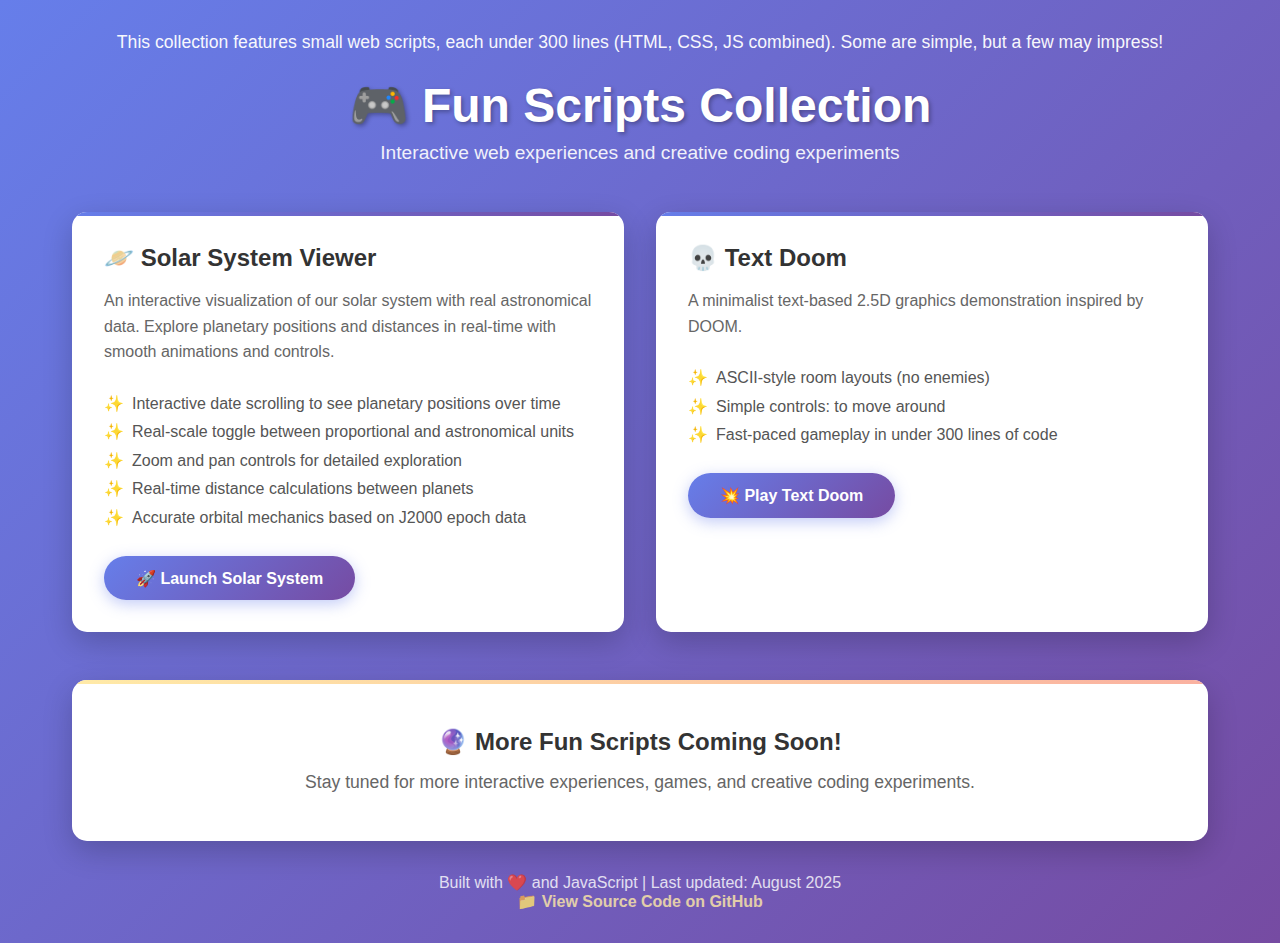
<file: index.html>
<!DOCTYPE html>
<html lang="en">
<head>
    <meta charset="UTF-8">
    <meta name="viewport" content="width=device-width, initial-scale=1.0">
    <title>Fun Scripts Collection</title>
    <style>
        * {
            margin: 0;
            padding: 0;
            box-sizing: border-box;
        }

        body {
            font-family: 'Segoe UI', Tahoma, Geneva, Verdana, sans-serif;
            background: linear-gradient(135deg, #667eea 0%, #764ba2 100%);
            min-height: 100vh;
            color: #333;
        }

        .container {
            max-width: 1200px;
            margin: 0 auto;
            padding: 2rem;
        }

        .header {
            text-align: center;
            margin-bottom: 3rem;
            color: white;
        }

        .header h1 {
            font-size: 3rem;
            margin-bottom: 0.5rem;
            text-shadow: 2px 2px 4px rgba(0,0,0,0.3);
        }

        .header p {
            font-size: 1.2rem;
            opacity: 0.9;
        }

        .scripts-grid {
            display: grid;
            grid-template-columns: repeat(auto-fit, minmax(350px, 1fr));
            gap: 2rem;
            margin-bottom: 3rem;
        }

        .script-card {
            background: white;
            border-radius: 15px;
            padding: 2rem;
            box-shadow: 0 10px 30px rgba(0,0,0,0.2);
            transition: transform 0.3s ease, box-shadow 0.3s ease;
            position: relative;
            overflow: hidden;
        }

        .script-card:hover {
            transform: translateY(-5px);
            box-shadow: 0 15px 40px rgba(0,0,0,0.3);
        }

        .script-card::before {
            content: '';
            position: absolute;
            top: 0;
            left: 0;
            right: 0;
            height: 4px;
            background: linear-gradient(90deg, #667eea, #764ba2);
        }

        .script-title {
            font-size: 1.5rem;
            font-weight: bold;
            margin-bottom: 1rem;
            color: #333;
        }

        .script-description {
            color: #666;
            line-height: 1.6;
            margin-bottom: 1.5rem;
        }

        .script-features {
            list-style: none;
            margin-bottom: 1.5rem;
        }

        .script-features li {
            padding: 0.3rem 0;
            color: #555;
        }

        .script-features li::before {
            content: '✨';
            margin-right: 0.5rem;
        }

        .launch-btn {
            display: inline-block;
            background: linear-gradient(135deg, #667eea 0%, #764ba2 100%);
            color: white;
            text-decoration: none;
            padding: 0.8rem 2rem;
            border-radius: 25px;
            font-weight: bold;
            transition: all 0.3s ease;
            box-shadow: 0 4px 15px rgba(102, 126, 234, 0.4);
        }

        .launch-btn:hover {
            transform: translateY(-2px);
            box-shadow: 0 6px 20px rgba(102, 126, 234, 0.6);
        }

        .coming-soon {
            text-align: center;
            background: white;
            border-radius: 15px;
            padding: 3rem 2rem;
            box-shadow: 0 10px 30px rgba(0,0,0,0.2);
            position: relative;
            overflow: hidden;
        }

        .coming-soon::before {
            content: '';
            position: absolute;
            top: 0;
            left: 0;
            right: 0;
            height: 4px;
            background: linear-gradient(90deg, #ffeaa7, #fab1a0);
        }

        .coming-soon h2 {
            color: #333;
            margin-bottom: 1rem;
        }

        .coming-soon p {
            color: #666;
            font-size: 1.1rem;
        }

        .footer {
            text-align: center;
            color: white;
            opacity: 0.8;
            margin-top: 2rem;
        }

        .footer a {
            color: #ffeaa7;
            text-decoration: none;
            font-weight: bold;
            transition: color 0.3s ease;
        }

        .footer a:hover {
            color: #fdcb6e;
            text-decoration: underline;
        }

        @media (max-width: 768px) {
            .header h1 {
                font-size: 2rem;
            }
            
            .container {
                padding: 1rem;
            }
            
            .script-card {
                padding: 1.5rem;
            }
        }
    </style>
</head>
<body>
    <div class="container">
        <!-- Collection note -->
        <div class="collection-note" style="text-align:center; color:#fff; margin-bottom:1.5rem; font-size:1.1rem; opacity:0.95;">
            This collection features small web scripts, each under 300 lines (HTML, CSS, JS combined). Some are simple, but a few may impress!
        </div>

        <div class="header">
            <h1>🎮 Fun Scripts Collection</h1>
            <p>Interactive web experiences and creative coding experiments</p>
        </div>

        <div class="scripts-grid">
            <div class="script-card">
                <div class="script-title">🪐 Solar System Viewer</div>
                <div class="script-description">
                    An interactive visualization of our solar system with real astronomical data. 
                    Explore planetary positions and distances in real-time with smooth animations and controls.
                </div>
                <ul class="script-features">
                    <li>Interactive date scrolling to see planetary positions over time</li>
                    <li>Real-scale toggle between proportional and astronomical units</li>
                    <li>Zoom and pan controls for detailed exploration</li>
                    <li>Real-time distance calculations between planets</li>
                    <li>Accurate orbital mechanics based on J2000 epoch data</li>
                </ul>
                <a href="planets.html" class="launch-btn">🚀 Launch Solar System</a>
            </div>
            <div class="script-card">
                <div class="script-title">💀 Text Doom</div>
                <div class="script-description">
                    A minimalist text-based 2.5D graphics demonstration inspired by DOOM. 
                </div>
                <ul class="script-features">
                    <li>ASCII-style room layouts (no enemies)</li>
                    <li>Simple controls: to move around</li>
                    <li>Fast-paced gameplay in under 300 lines of code</li>
                </ul>
                <a href="text-doom.html" class="launch-btn">💥 Play Text Doom</a>
            </div>
        </div>

        <div class="coming-soon">
            <h2>🔮 More Fun Scripts Coming Soon!</h2>
            <p>Stay tuned for more interactive experiences, games, and creative coding experiments.</p>
        </div>

        <div class="footer">
            <p>Built with ❤️ and JavaScript | Last updated: August 2025</p>
            <p><a href="https://github.com/Oleg-Imanilov/fun-scripts" target="_blank">📁 View Source Code on GitHub</a></p>
        </div>
    </div>
</body>
</html>
</file>
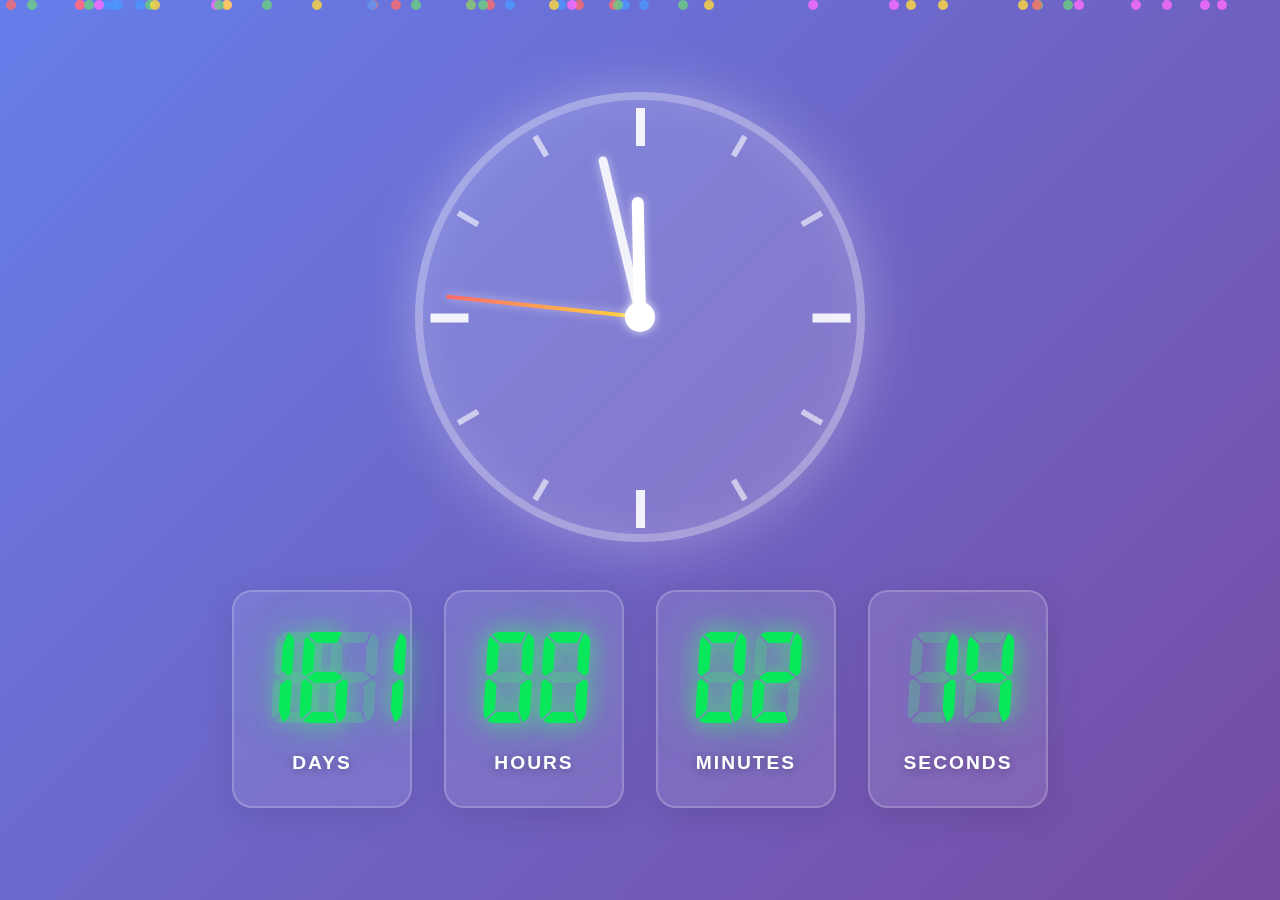
<file: countdown.html>
<!DOCTYPE html>
<html lang="en">
<head>
    <meta charset="UTF-8">
    <meta name="viewport" content="width=device-width, initial-scale=1.0">
    <title>New Year Countdown</title>
    <style>
        @font-face {
            font-family: '7Segment';
            src: url('7segment.ttf') format('truetype');
        }

        * {
            margin: 0;
            padding: 0;
            box-sizing: border-box;
        }

        body {
            font-family: 'Arial Black', Arial, sans-serif;
            height: 100vh;
            display: flex;
            flex-direction: column;
            justify-content: center;
            align-items: center;
            background: linear-gradient(135deg, #667eea 0%, #764ba2 25%, #f093fb 50%, #4facfe 75%, #00f2fe 100%);
            background-size: 400% 400%;
            animation: gradientShift 15s ease infinite;
            overflow: hidden;
        }

        @keyframes gradientShift {
            0% {
                background-position: 0% 50%;
            }
            50% {
                background-position: 100% 50%;
            }
            100% {
                background-position: 0% 50%;
            }
        }

        .container {
            text-align: center;
            z-index: 10;
        }

        h1 {
            font-size: 3rem;
            color: #fff;
            text-shadow: 0 0 20px rgba(255, 255, 255, 0.5),
                         0 0 40px rgba(255, 255, 255, 0.3);
            margin-bottom: 2rem;
            animation: pulse 2s ease-in-out infinite;
        }

        @keyframes pulse {
            0%, 100% {
                transform: scale(1);
            }
            50% {
                transform: scale(1.05);
            }
        }

        .countdown {
            display: flex;
            gap: 2rem;
            justify-content: center;
            flex-wrap: wrap;
        }

        .time-unit {
            background: rgba(255, 255, 255, 0.1);
            backdrop-filter: blur(10px);
            border-radius: 20px;
            padding: 2rem 1.5rem;
            min-width: 180px;
            box-shadow: 0 8px 32px rgba(0, 0, 0, 0.1);
            border: 2px solid rgba(255, 255, 255, 0.2);
            transition: transform 0.3s ease;
            position: relative;
        }

        .number-container {
            position: relative;
            height: 7.5rem;
            margin-bottom: 0.5rem;
        }

        .time-unit:hover {
            transform: translateY(-10px) scale(1.05);
        }

        .number-bg, .number {
            font-family: '7Segment', monospace;
            font-size: 7.5rem;
            font-weight: normal;
            line-height: 1;
            display: block;
            position: absolute;
            top: 0;
            left: 50%;
            transform: translateX(-50%);
        }

        .number-bg {
            color: rgba(74, 222, 128, 0.3);
            z-index: 1;
        }

        .number {
            color: #08e85a;
            text-shadow: 0 0 20px rgba(74, 222, 128, 0.8),
                         0 0 40px rgba(74, 222, 128, 0.5),
                         0 0 60px rgba(74, 222, 128, 0.3);
            z-index: 2;
        }
        

        .label {
            font-size: 1.2rem;
            color: #fff;
            text-transform: uppercase;
            letter-spacing: 2px;
            font-weight: bold;
            text-shadow: 0 2px 10px rgba(0, 0, 0, 0.3);
        }

        .message {
            font-size: 4rem;
            color: #fff;
            text-shadow: 0 0 20px rgba(255, 255, 255, 0.8);
            animation: celebrate 1s ease-in-out infinite;
            display: none;
        }

        @keyframes celebrate {
            0%, 100% {
                transform: scale(1) rotate(0deg);
            }
            25% {
                transform: scale(1.1) rotate(-5deg);
            }
            75% {
                transform: scale(1.1) rotate(5deg);
            }
        }

        .particles {
            position: fixed;
            top: 0;
            left: 0;
            width: 100%;
            height: 100%;
            pointer-events: none;
            z-index: 1;
        }

        .particle {
            position: absolute;
            width: 10px;
            height: 10px;
            background: white;
            border-radius: 50%;
            opacity: 0.8;
            animation: float 10s infinite;
        }

        @keyframes float {
            0% {
                transform: translateY(100vh) rotate(0deg);
                opacity: 0;
            }
            10% {
                opacity: 0.8;
            }
            90% {
                opacity: 0.8;
            }
            100% {
                transform: translateY(-100px) rotate(360deg);
                opacity: 0;
            }
        }

        .clock {
            position: relative;
            width: 450px;
            height: 450px;
            margin: 0 auto 3rem;
            background: rgba(255, 255, 255, 0.15);
            backdrop-filter: blur(10px);
            border-radius: 50%;
            border: 8px solid rgba(255, 255, 255, 0.3);
            box-shadow: 0 0 60px rgba(255, 255, 255, 0.3),
                        inset 0 0 40px rgba(255, 255, 255, 0.1);
        }

        .clock::before {
            content: '';
            position: absolute;
            top: 50%;
            left: 50%;
            transform: translate(-50%, -50%);
            width: 30px;
            height: 30px;
            background: white;
            border-radius: 50%;
            z-index: 4;
            box-shadow: 0 0 10px rgba(255, 255, 255, 0.8);
        }

        .clock-hand {
            position: absolute;
            bottom: 50%;
            left: 50%;
            transform-origin: bottom center;
            background: white;
            border-radius: 10px;
            box-shadow: 0 0 10px rgba(255, 255, 255, 0.5);
        }

        .hour-hand {
            width: 12px;
            height: 120px;
            margin-left: -6px;
            z-index: 3;
        }

        .minute-hand {
            width: 9px;
            height: 165px;
            margin-left: -4.5px;
            z-index: 2;
            background: rgba(255, 255, 255, 0.9);
        }

        .second-hand {
            width: 4px;
            height: 195px;
            margin-left: -2px;
            z-index: 1;
            background: linear-gradient(to bottom, #ff6b6b, #ffd93d);
        }

        .clock-markers {
            position: absolute;
            width: 100%;
            height: 100%;
        }

        .clock-marker {
            position: absolute;
            width: 6px;
            height: 23px;
            background: rgba(255, 255, 255, 0.6);
            top: 7.5px;
            left: 50%;
            margin-left: -3px;
            transform-origin: 50% 210px;
        }

        .clock-marker.major {
            width: 9px;
            height: 38px;
            margin-left: -4.5px;
            background: rgba(255, 255, 255, 0.9);
        }

        /* Mobile responsive styles */
        @media (max-width: 768px) {
            body {
                padding: 1rem 0.5rem;
                height: auto;
                min-height: 100vh;
                overflow-y: auto;
                justify-content: flex-start;
                padding-top: 1.5rem;
                padding-bottom: 1.5rem;
            }

            h1 {
                font-size: 1.8rem;
                margin-bottom: 1rem;
            }

            .clock {
                width: 280px;
                height: 280px;
                margin: 0 auto 1.5rem;
                border: 6px solid rgba(255, 255, 255, 0.3);
            }

            .clock::before {
                width: 20px;
                height: 20px;
            }

            .hour-hand {
                width: 8px;
                height: 75px;
                margin-left: -4px;
            }

            .minute-hand {
                width: 6px;
                height: 100px;
                margin-left: -3px;
            }

            .second-hand {
                width: 3px;
                height: 120px;
                margin-left: -1.5px;
            }

            .clock-marker {
                width: 4px;
                height: 15px;
                top: 5px;
                margin-left: -2px;
                transform-origin: 50% 130px;
            }

            .clock-marker.major {
                width: 6px;
                height: 24px;
                margin-left: -3px;
            }

            .countdown {
                gap: 0.75rem;
            }

            .time-unit {
                padding: 1rem 0.75rem;
                min-width: 140px;
            }

            .number-container {
                height: 5rem;
            }

            .number-bg, .number {
                font-size: 5rem;
            }

            .label {
                font-size: 0.9rem;
            }

            .message {
                font-size: 2.5rem;
            }
        }

        @media (max-width: 480px) {
            body {
                padding: 0.75rem 0.5rem;
                padding-top: 1rem;
                padding-bottom: 1rem;
            }

            h1 {
                font-size: 1.5rem;
                margin-bottom: 0.75rem;
            }

            .clock {
                width: 220px;
                height: 220px;
                margin: 0 auto 0.75rem;
                border: 5px solid rgba(255, 255, 255, 0.3);
            }

            .clock::before {
                width: 16px;
                height: 16px;
            }

            .hour-hand {
                width: 7px;
                height: 55px;
                margin-left: -3.5px;
            }

            .minute-hand {
                width: 5px;
                height: 78px;
                margin-left: -2.5px;
            }

            .second-hand {
                width: 2px;
                height: 92px;
                margin-left: -1px;
            }

            .clock-marker {
                width: 3px;
                height: 12px;
                top: 4px;
                margin-left: -1.5px;
                transform-origin: 50% 106px;
            }

            .clock-marker.major {
                width: 5px;
                height: 20px;
                margin-left: -2.5px;
            }

            .countdown {
                gap: 0.5rem;
                max-width: 360px;
                margin: 0 auto;
            }

            .time-unit {
                padding: 1rem 0.75rem;
                min-width: 0;
                flex: 0 0 calc(50% - 0.25rem);
            }

            .number-container {
                height: 4.5rem;
                margin-bottom: 0.3rem;
            }

            .number-bg, .number {
                font-size: 4.5rem;
            }

            .label {
                font-size: 0.75rem;
                letter-spacing: 1px;
            }

            .message {
                font-size: 1.8rem;
            }
        }
    </style>
</head>
<body>
    <div class="particles" id="particles"></div>
    
    <div class="container">
        <div class="clock" id="clock">
            <div class="clock-markers" id="clock-markers"></div>
            <div class="clock-hand hour-hand" id="hour-hand"></div>
            <div class="clock-hand minute-hand" id="minute-hand"></div>
            <div class="clock-hand second-hand" id="second-hand"></div>
        </div>
        
        <div class="countdown" id="countdown">
            <div class="time-unit">
                <div class="number-container">
                    <span class="number-bg">88</span>
                    <span class="number" id="days">00</span>
                </div>
                <span class="label">Days</span>
            </div>
            <div class="time-unit">
                <div class="number-container">
                    <span class="number-bg">88</span>
                    <span class="number" id="hours">00</span>
                </div>
                <span class="label">Hours</span>
            </div>
            <div class="time-unit">
                <div class="number-container">
                    <span class="number-bg">88</span>
                    <span class="number" id="minutes">00</span>
                </div>
                <span class="label">Minutes</span>
            </div>
            <div class="time-unit">
                <div class="number-container">
                    <span class="number-bg">88</span>
                    <span class="number" id="seconds">00</span>
                </div>
                <span class="label">Seconds</span>
            </div>
        </div>

        <h1 class="message" id="message">🎆 HAPPY NEW YEAR! 🎆</h1>
    </div>

    <script>
        // Create clock markers
        function createClockMarkers() {
            const markersContainer = document.getElementById('clock-markers');
            for (let i = 0; i < 12; i++) {
                const marker = document.createElement('div');
                marker.className = i % 3 === 0 ? 'clock-marker major' : 'clock-marker';
                marker.style.transform = `rotate(${i * 30}deg)`;
                markersContainer.appendChild(marker);
            }
        }

        // Create floating particles
        function createParticles() {
            const particlesContainer = document.getElementById('particles');
            const particleCount = 50;

            for (let i = 0; i < particleCount; i++) {
                const particle = document.createElement('div');
                particle.className = 'particle';
                particle.style.left = Math.random() * 100 + '%';
                particle.style.animationDelay = Math.random() * 10 + 's';
                particle.style.animationDuration = (Math.random() * 10 + 10) + 's';
                
                const colors = ['#ff6b6b', '#ffd93d', '#6bcf7f', '#4d96ff', '#ff6bff'];
                particle.style.background = colors[Math.floor(Math.random() * colors.length)];
                
                particlesContainer.appendChild(particle);
            }
        }

        createParticles();

        // Combined update function for both clock and countdown
        function updateAll() {
            const now = new Date();
            
            // Update clock hands
            const hours = now.getHours() % 12;
            const minutes = now.getMinutes();
            const seconds = now.getSeconds();

            const hourDeg = (hours * 30) + (minutes * 0.5) + (seconds * 0.00833);
            const minuteDeg = (minutes * 6) + (seconds * 0.1);
            const secondDeg = (seconds+1) * 6;

            document.getElementById('hour-hand').style.transform = `rotate(${hourDeg}deg)`;
            document.getElementById('minute-hand').style.transform = `rotate(${minuteDeg}deg)`;
            document.getElementById('second-hand').style.transform = `rotate(${secondDeg}deg)`;
            
            // Update countdown
            const currentYear = now.getFullYear();
            const newYear = new Date(currentYear + 1, 0, 1, 0, 0, 0);
            
            const difference = newYear - now;

            if (difference <= 0) {
                document.getElementById('countdown').style.display = 'none';
                document.getElementById('title').style.display = 'none';
                document.getElementById('message').style.display = 'block';
                
                // Create confetti effect
                createConfetti();
                return;
            }

            const days = Math.floor(difference / (1000 * 60 * 60 * 24));
            const countHours = Math.floor((difference % (1000 * 60 * 60 * 24)) / (1000 * 60 * 60));
            const countMinutes = Math.floor((difference % (1000 * 60 * 60)) / (1000 * 60));
            const countSeconds = Math.floor((difference % (1000 * 60)) / 1000);

            document.getElementById('days').textContent = String(days).padStart(2, '0');
            document.getElementById('hours').textContent = String(countHours).padStart(2, '0');
            document.getElementById('minutes').textContent = String(countMinutes).padStart(2, '0');
            document.getElementById('seconds').textContent = String(countSeconds).padStart(2, '0');
        }

        function createConfetti() {
            const colors = ['#ff6b6b', '#ffd93d', '#6bcf7f', '#4d96ff', '#ff6bff', '#ff9ff3'];
            setInterval(() => {
                for (let i = 0; i < 5; i++) {
                    const confetti = document.createElement('div');
                    confetti.style.position = 'fixed';
                    confetti.style.left = Math.random() * 100 + '%';
                    confetti.style.top = '-20px';
                    confetti.style.width = '10px';
                    confetti.style.height = '10px';
                    confetti.style.backgroundColor = colors[Math.floor(Math.random() * colors.length)];
                    confetti.style.borderRadius = '50%';
                    confetti.style.zIndex = '1000';
                    confetti.style.animation = 'float 3s linear';
                    
                    document.body.appendChild(confetti);
                    
                    setTimeout(() => confetti.remove(), 3000);
                }
            }, 100);
        }

        // Initialize and sync updates
        createClockMarkers();
        
        const now = new Date();
        const msUntilNextSecond = 1000 - now.getMilliseconds();
        
        updateAll(); // Initial update
        
        setTimeout(() => {
            updateAll(); // Update at the start of next second
            setInterval(updateAll, 1000); // Then update every second
        }, msUntilNextSecond);
    </script>

</body>
</html>
</file>
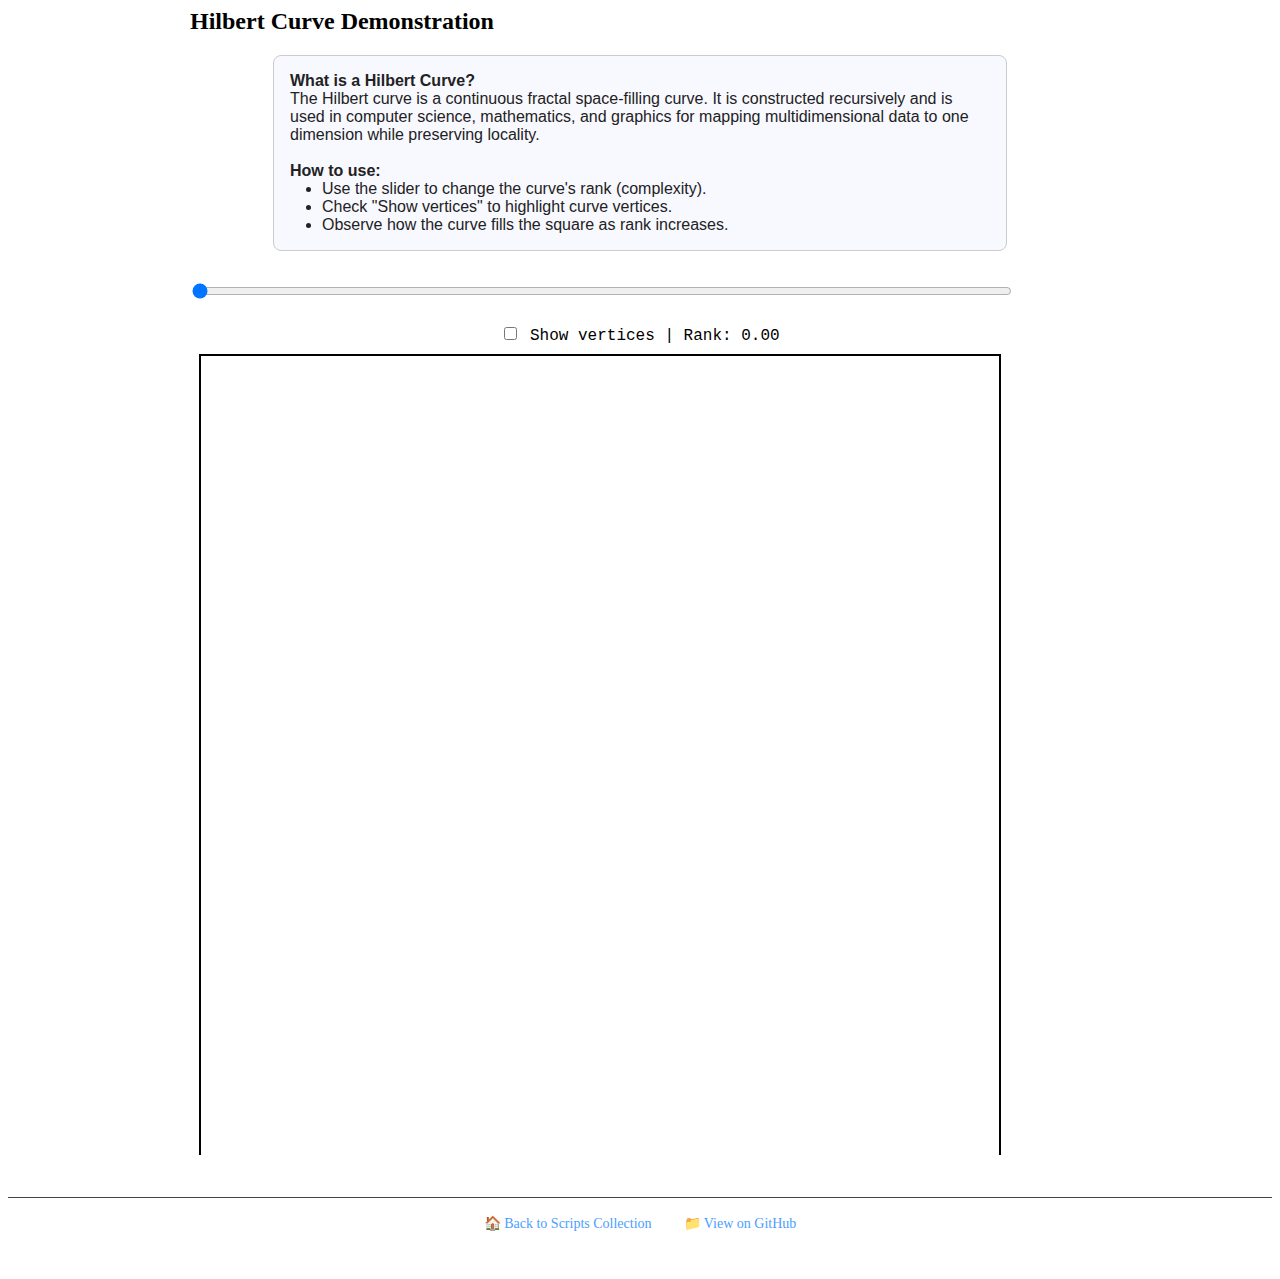
<file: hilbert.html>
<html>
<head>
    <style>
    .footer{margin:2em auto;text-align:center;padding:1em;border-top:1px solid #444;}
    .footer a{color:#4a9eff;text-decoration:none;margin:0 1em;font-size:14px}
    .footer a:hover{color:#66b3ff;text-decoration:underline}
    .fullwidth-slider {
        width: 820px;
        max-width: 100%;
        margin-bottom: 0.5em;
        display: block;
    }
    </style>
</head>
<body>
    <div style="width:900px;margin:auto">
    <h2>Hilbert Curve Demonstration</h2>
    <div style="max-width:700px;margin:1em auto 2em auto;padding:1em;background:#f8f8ff;border-radius:8px;border:1px solid #ccc;font-family:sans-serif;color:#222;text-align:left;">
        <b>What is a Hilbert Curve?</b><br>
        The Hilbert curve is a continuous fractal space-filling curve. It is constructed recursively and is used in computer science, mathematics, and graphics for mapping multidimensional data to one dimension while preserving locality.<br><br>
        <b>How to use:</b><br>
        <ul style="margin:0 0 0 1em;padding:0 0 0 1em;">
            <li>Use the slider to change the curve's rank (complexity).</li>
            <li>Check "Show vertices" to highlight curve vertices.</li>
            <li>Observe how the curve fills the square as rank increases.</li>
        </ul>
    </div>
    <input type="range" min=0 max=140 id='rank' value='0' oninput="refresh()" class="fullwidth-slider" /><br/>
    <div style="text-align:center;font-family: monospace; font-size: large;">
        <input type="checkbox" id="showDots" onchange="refresh()" /> Show vertices | <span id='rankVal' ></span> 
    </div>
    <canvas id="cnv" width="820" height="820"></canvas>
    </div>
  <div class="footer">
    <a href="index.html">🏠 Back to Scripts Collection</a>
    <a href="https://github.com/Oleg-Imanilov/fun-scripts" target="_blank">📁 View on GitHub</a>
  </div>
    <script>
        const TPL = [[[0, 1, 3], [1, 1, 0], [1, 0, 0], [0, 0, 2]],
        [[1, 0, 2], [0, 0, 1], [0, 1, 1], [1, 1, 3]],
        [[1, 0, 1], [1, 1, 2], [0, 1, 2], [0, 0, 0]],
        [[0, 1, 0], [0, 0, 3], [1, 0, 3], [1, 1, 1]]];

        function fractal(rank, size, dx, dy, dir, chopped=false) {
            if (rank === 0) { // |_| - shape
                let arr = TPL[dir].map(p => [dx + p[0] * size, dy + p[1] * size]);
                if(chopped) { // Add 4 point between each pare of points
                    const ret = [];
                    for(j=0;j<3;j++) {
                        let dx = (arr[j+1][0]-arr[j][0])/5;
                        let dy = (arr[j+1][1]-arr[j][1])/5;
                        ret.push(arr[j]);
                        for(let i=1;i<5;i++) {
                            ret.push([arr[j][0]+dx*i, arr[j][1]+dy*i]);
                        }
                    }
                    ret.push(arr[3]);
                    return ret;
                } else {
                    return arr;
                }
            } else { 
                const space = size / (Math.pow(2, rank + 1) - 1);
                const d = (size - space) / 2;
                const d2 = d + space;
                let arr = TPL[dir].map((t) => fractal(rank - 1, d, dx + t[0] * d2, dy + t[1] * d2, t[2], chopped));
                arr = arr.reduce((acc, curr) => {
                    return acc.concat(curr);
                }, []);
                return arr;
            }
        }
    </script>

    <script>
        var cnv = document.getElementById("cnv");
        var ctx = cnv.getContext("2d");

        function refresh() {
            const showDots = document.getElementById('showDots').checked;
            const rank20 = Number.parseInt(document.getElementById('rank').value);
            const rank = Math.floor(rank20 / 20);
            const k = 1 - (rank20 / 20 - rank);
            const rank2digits = (rank20 / 20).toFixed(2);
            document.getElementById('rankVal').innerHTML = "Rank: " + rank2digits;
            let arr = [];
            if (k == 1) {
                arr = fractal(rank, 800, 10, 10, 3);
            } else {
                const arr0 = fractal(rank, 800, 10, 10, 3, true);
                arr = fractal(rank + 1, 800, 10, 10, 3);
                arr.forEach((p, ix) => {
                    p[0] = p[0] + (arr0[ix][0] - p[0]) * k;
                    p[1] = p[1] + (arr0[ix][1] - p[1]) * k;
                });
            }

            ctx.beginPath();
            ctx.clearRect(0, 0, 820, 820);
            ctx.lineWidth = 2;
            ctx.moveTo(arr[0][0], arr[0][1]);
            for (let i = 1; i < arr.length; i++) {
                ctx.lineTo(arr[i][0], arr[i][1]);
            }
            ctx.stroke();
            if(showDots) {
                arr.forEach((p)=>{
                    ctx.fillStyle = "red";
                    ctx.beginPath();
                    ctx.arc(p[0], p[1], 4, 0, 2 * Math.PI);
                    ctx.fill();
                })
            }
        }
        refresh();
    </script>
</body>

</html>
</file>
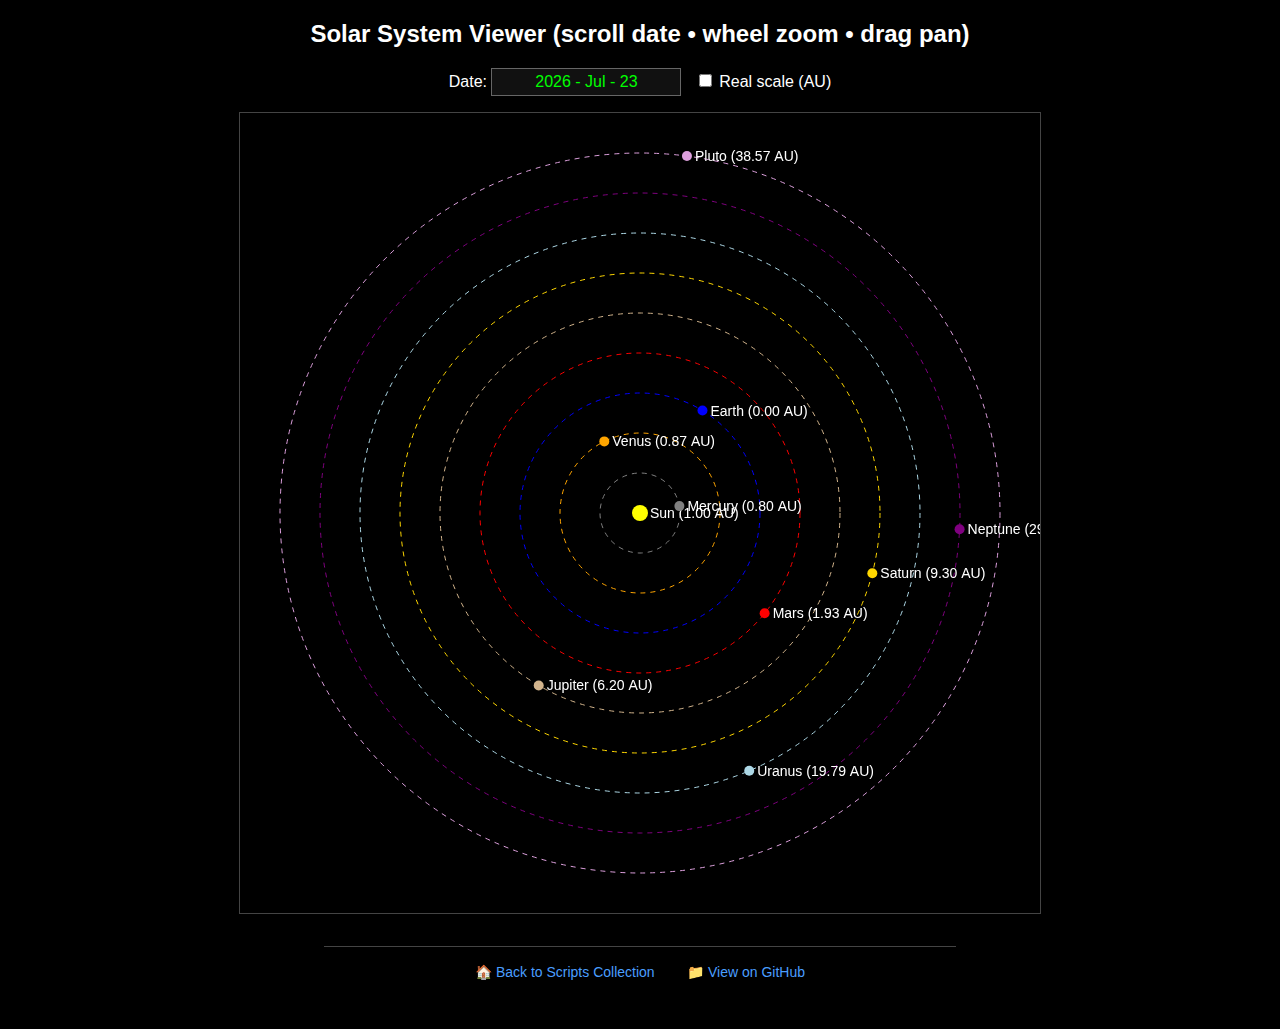
<file: planets.html>
<!DOCTYPE html>
<html>
<head>
  <title>Solar System Viewer</title>
  <style>
    body{background:#000;color:#fff;text-align:center;font-family:sans-serif}
    canvas{background:#000;display:block;margin:1em auto;border:1px solid #444;cursor:grab}
    .controls{margin:10px}
    #dateBox{width:180px;padding:4px;border:1px solid #666;background:#111;
             color:#0f0;text-align:center;font-size:16px;cursor:ns-resize}
    canvas:active{cursor:grabbing}
    .footer{margin:2em auto;padding:1em;border-top:1px solid #444;max-width:600px}
    .footer a{color:#4a9eff;text-decoration:none;margin:0 1em;font-size:14px}
    .footer a:hover{color:#66b3ff;text-decoration:underline}
  </style>
</head>
<body>
  <h2>Solar System Viewer (scroll date • wheel zoom • drag pan)</h2>
  <div class="controls">
    <label>Date: <input type="text" id="dateBox" readonly></label>&nbsp;&nbsp;
    <label><input type="checkbox" id="scaleToggle"> Real scale (AU)</label>
  </div>
  <canvas id="solar" width="800" height="800"></canvas>

  <script>
  /* ------------ setup ------------ */
  const canvas = document.getElementById("solar"), ctx = canvas.getContext("2d");
  const dateBox = document.getElementById("dateBox"), scaleToggle = document.getElementById("scaleToggle");
  const CW = canvas.width, CH = canvas.height, MS_DAY = 86_400_000;
  const epoch = Date.UTC(2000,0,1,12,0,0);
  const MON = ["Jan","Feb","Mar","Apr","May","Jun","Jul","Aug","Sep","Oct","Nov","Dec"];

  /* Planets + Pluto (sidereal period days, J2000 mean longitude deg, AU) */
  const planets = [
    {name:"Mercury",order:1,radius:0.387,   color:"gray",       period:  87.969,  lon0:252.25084},
    {name:"Venus",  order:2,radius:0.723,   color:"orange",     period: 224.700,  lon0:181.97973},
    {name:"Earth",  order:3,radius:1.000,   color:"blue",       period: 365.256,  lon0:100.46435},
    {name:"Mars",   order:4,radius:1.524,   color:"red",        period: 686.980,  lon0:355.45332},
    {name:"Jupiter",order:5,radius:5.203,   color:"tan",        period:4332.589,  lon0: 34.40438},
    {name:"Saturn", order:6,radius:9.537,   color:"gold",       period:10759.22,  lon0: 49.94432},
    {name:"Uranus", order:7,radius:19.191,  color:"lightblue",  period:30685.4,   lon0:313.23218},
    {name:"Neptune",order:8,radius:30.068,  color:"purple",     period:60189.0,   lon0:304.88003},
    /* Pluto (dwarf planet) — NASA NSSDCA J2000 elements */
    {name:"Pluto",  order:9,radius:39.48168677,color:"plum",    period:90560.0,   lon0:238.92881} // AU, days, deg
  ];
  planets.forEach(p=>{ p.ω = 2*Math.PI/(p.period*MS_DAY); p.lon0R = p.lon0*Math.PI/180; });

  /* view state */
  let zoom = 1, panX = 0, panY = 0, currentDate = new Date();

  /* helpers */
  const setBox = d => dateBox.value = `${d.getUTCFullYear()} - ${MON[d.getUTCMonth()]} - ${String(d.getUTCDate()).padStart(2,"0")}`;

  function draw(d){
    ctx.clearRect(0,0,CW,CH);
    const t = d.getTime();
    const useReal = scaleToggle.checked;

    // Auto-fit scale so outermost orbit ~45% of canvas
    const maxR = useReal
      ? Math.max(...planets.map(p=>p.radius))
      : Math.max(...planets.map(p=>p.order));
    const scale = zoom * (Math.min(CW,CH)*0.45 / maxR);

    const cx = CW/2 + panX, cy = CH/2 + panY;

    let ex=0, ey=0;
    const posScreen={}, posReal={};

    planets.forEach(p=>{
      const θ = (p.lon0R + p.ω*(t-epoch)) % (2*Math.PI); // J2000-based angle
      const dispR = useReal ? p.radius : p.order;
      posScreen[p.name] = {x:dispR*Math.cos(θ),    y:dispR*Math.sin(θ)};
      posReal  [p.name] = {x:p.radius*Math.cos(θ), y:p.radius*Math.sin(θ)};
      if(p.name==="Earth"){ex=posReal[p.name].x; ey=posReal[p.name].y;}
    });

    /* dashed orbits */
    ctx.setLineDash([5,5]);
    planets.forEach(p=>{
      ctx.beginPath(); ctx.strokeStyle=p.color;
      ctx.arc(cx,cy,(useReal? p.radius : p.order)*scale,0,2*Math.PI); ctx.stroke();
    });
    ctx.setLineDash([]);

    /* Sun */
    ctx.beginPath(); ctx.arc(cx,cy,8,0,2*Math.PI);
    ctx.fillStyle="yellow"; ctx.fill();
    ctx.fillStyle="#fff"; ctx.font="14px sans-serif";
    ctx.fillText(`Sun (${Math.hypot(ex,ey).toFixed(2)} AU)`,cx+10,cy+5);

    /* bodies */
    planets.forEach(p=>{
      const s=posScreen[p.name], r=posReal[p.name];
      const sx=cx+s.x*scale, sy=cy+s.y*scale;
      ctx.beginPath(); ctx.arc(sx,sy,5,0,2*Math.PI);
      ctx.fillStyle=p.color; ctx.fill();
      ctx.fillStyle="#fff";
      ctx.fillText(`${p.name} (${Math.hypot(r.x-ex,r.y-ey).toFixed(2)} AU)`,sx+8,sy+5);
    });
  }

  /* date scroll */
  dateBox.addEventListener("wheel",e=>{
    e.preventDefault();
    currentDate = new Date(currentDate.getTime() + (e.deltaY<0 ? MS_DAY : -MS_DAY));
    setBox(currentDate); draw(currentDate);
  });

  /* zoom */
  canvas.addEventListener("wheel",e=>{
    e.preventDefault(); zoom *= e.deltaY<0 ? 1.1 : 0.9; draw(currentDate);
  });

  /* pan */
  let dragging=false,lastX=0,lastY=0;
  canvas.addEventListener("mousedown",e=>{dragging=true; lastX=e.clientX; lastY=e.clientY;});
  canvas.addEventListener("mousemove",e=>{
    if(!dragging) return;
    panX += e.clientX-lastX; panY += e.clientY-lastY;
    lastX = e.clientX; lastY = e.clientY; draw(currentDate);
  });
  ["mouseup","mouseleave"].forEach(ev=>canvas.addEventListener(ev,()=>dragging=false));

  /* scale toggle */
  scaleToggle.addEventListener("change",()=>{zoom=1; panX=panY=0; draw(currentDate);});

  /* init */
  setBox(currentDate); draw(currentDate);
  </script>

  <div class="footer">
    <a href="index.html">🏠 Back to Scripts Collection</a>
    <a href="https://github.com/Oleg-Imanilov/fun-scripts" target="_blank">📁 View on GitHub</a>
  </div>
</body>
</html>
</file>
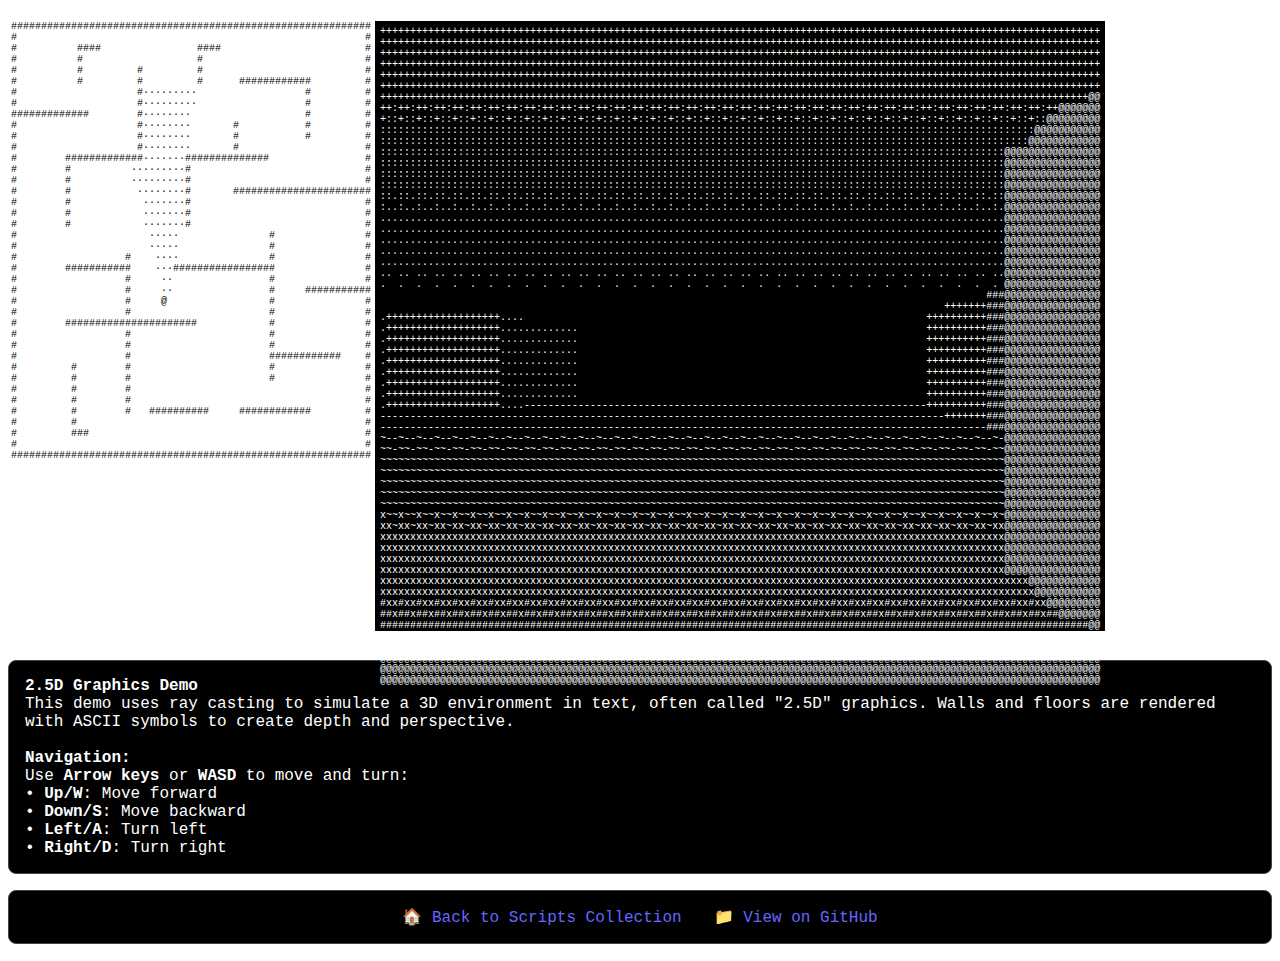
<file: text-doom.html>
<html>
<head>
    <style>
        #display, #map {
            display: inline-block;
            font-size: 10px; 
            font-family: 'Lucida Console', Monaco, monospace;
        }
        #display {
            height: 60em;
            background: black;
            color: white;
            border: 5px solid black;
        }
        #map { 
            height: 40em;
        }
        .footer {
            margin-top: 1em;
            padding: 1em;
            text-align: center;
            font-family: 'Lucida Console', Monaco, monospace;
            color: white;
            background: black;
            border-radius: 8px;
            border: 1px solid #444;
        }
        .footer a {
            color: #66f;
            text-decoration: none;
            margin: 0 1em;
        }
        .footer a:hover {
            text-decoration: underline;
        }
    </style>
</head>
<body>
<table><tr>
    <td valign="top">
        <pre width="60" id="map"></pre>
    </td>
    <td>
        <pre width="120" id="display"></pre>
    </td>
</tr>
</table>
<div id="status"></div>
<div style="margin-top:1em; color:white; background:black; padding:1em; font-family:'Lucida Console', Monaco, monospace; width:fit-content; border-radius:8px; border:1px solid #444;">
    <b>2.5D Graphics Demo</b><br>
    This demo uses ray casting to simulate a 3D environment in text, often called "2.5D" graphics. Walls and floors are rendered with ASCII symbols to create depth and perspective.<br><br>
    <b>Navigation:</b><br>
    Use <b>Arrow keys</b> or <b>WASD</b> to move and turn:<br>
    &bull; <b>Up/W</b>: Move forward<br>
    &bull; <b>Down/S</b>: Move backward<br>
    &bull; <b>Left/A</b>: Turn left<br>
    &bull; <b>Right/D</b>: Turn right
</div>
<script>

const map = [
'############################################################',
'#                                                          #',
'#                        ####                ####          #',
'#                           #                   #          #',
'#                           #         #         #          #',
'#         ############      #         #         #          #',
'#         #                           #                    #',
'#         #                           #                    #',
'#         #                           #        #############',
'#         #           #               #                    #',
'#         #           #               #                    #',
'#                     #               #                    #',
'#                ##############       #############        #',
'#                             #                   #        #',
'#                             #                   #        #',
'#######################       #                   #        #',
'#                             #                   #        #',
'#                             #                   #        #',
'#                             #                   #        #',
'#               #                                          #',
'#               #                                          #',
'#               #                       #                  #',
'#               #################       ###########        #',
'#               #                       #                  #',
'###########     #                       #                  #',
'#               #                       #                  #',
'#               #                       #                  #',
'#               #            ######################        #',
'#               #                       #                  #',
'#               #                       #                  #',
'#    ############                       #                  #',
'#               #                       #        #         #',
'#               #                       #        #         #',
'#                                       #        #         #',
'#                                       #        #         #',
'#         ############     ##########   #        #         #',
'#                                                #         #',
'#                                              ###         #',
'#                                                          #',
'############################################################'].map(r => r.split(''));

// 3d screen
const screen3dWidth = 120; 
const screen3dHeight = 60; 
const screen = []; 

function cls() {
    for(let i=0;i<screen3dHeight;i++) {
        screen[i] = [];
        for(let j=0;j<screen3dWidth;j++) {
            screen[i][j] = ' ';
        }
    }
}
cls();

// map screen
const mapHeight = map.length; 
const mapWidth = map[0].length;

// Player coords data
const player = {
     x: 34,y: 25,
     angle: Math.PI,
     speed: 0.1,
     fieldOfView: Math.PI / 3.5,
     viewDistance: 20,
     turnSpeed: Math.PI/180
}

function render3dScreen() {
    let s = '';
    for(let i=0;i<screen3dHeight;i++) {
        for(let j=0;j<screen3dWidth;j++) {
            s += screen[i][j];
        }
        s += '\n'
    }
    return s
}

function renderMap() {
    let viewPoints = {};
    for(let a0 = player.angle-player.fieldOfView/2; a0 < player.angle+player.fieldOfView/2; a0 += Math.PI/180) {
        let t0 = true;
        for(let k=1;t0 && k<player.viewDistance;k++) {            
            let xx0 = Math.floor(player.x + Math.sin(a0)*k)
            let yy0 = Math.floor(player.y + Math.cos(a0)*k)
            if(t0 && map[yy0][xx0]===' ') {
                viewPoints[xx0+':'+yy0] = '·'
            } else {
                t0 = false;
            }
        }
    }

    let m = '';
    for(let i=0;i<mapHeight;i++) {
        for(let j=mapWidth-1;j>=0;j--) {
            // Draw player
            if(Math.floor(player.x)==j && Math.floor(player.y) == i) {
                m += '@';
            }  // draw view points
            else if (viewPoints[j+':'+i]) { 
                m += viewPoints[j+':'+i];
            }  // draw map
            else {
                m += map[i][j];
            }
        }
        m += '\n'
    }
    return m;
}

function refresh() {
    document.getElementById("display").innerText = render3dScreen();
    document.getElementById("map").innerText = renderMap();
}

function rayCast() {
    for (let x = 0; x < screen3dWidth; x++)  {
        let fRayAngle = (player.angle - player.fieldOfView/2.0) + (x / screen3dWidth) * player.fieldOfView; // Ray direction
        // Find the distance to the wall in the direction of fRayAngle 
    
        let fDistanceToWall = 0.0; // Distance to obstacle in the direction of fRayAngle
        let bHitWall = false; // Has the ray hit the wall
    
        let fEyeX = Math.sin(fRayAngle); // Coordinates of the unit vector fRayAngle
        let fEyeY = Math.cos(fRayAngle);
    
        while (!bHitWall && fDistanceToWall < player.viewDistance) // While not collided with a wall
        {                                           // Or not out of view radius
            fDistanceToWall += 0.1;
    
            let nTestX = Math.floor(player.x + fEyeX*fDistanceToWall); // Point on the game field
            let nTestY = Math.floor(player.y + fEyeY*fDistanceToWall); // where the ray hit
    
            if (nTestX < 0 || nTestX >= mapWidth || nTestY < 0 || nTestY >= mapHeight) { // If we went out of bounds
                bHitWall = true;
                fDistanceToWall = player.viewDistance;
            } else if (map[nTestY][nTestX] == '#')
                bHitWall = true;
    
            // Calculate the coordinates of the top and bottom of the wall using formulas (1) and (2)
            let nCeiling = screen3dHeight/2.0 - screen3dHeight / fDistanceToWall; 
            let nFloor = screen3dHeight - nCeiling;
            let nShade;
         
            if (fDistanceToWall <= player.viewDistance / 3.0)        nShade = '@'; // If the wall is close, draw a bright stripe
            else if (fDistanceToWall < player.viewDistance / 2.0)    nShade = '#'; // lighter stripe
            else if (fDistanceToWall < player.viewDistance / 1.5)    nShade = '+'; // For distant sections
            else if (fDistanceToWall < player.viewDistance)          nShade = '.'; // draw a darker one
            else                                        nShade = ' ';

            for (let y = 0; y < screen3dHeight; y++) // For given X, go through all Y
            {
                // In this loop, a vertical stripe is drawn
                if (y <= nCeiling) {
                    let sShade = ' ';
                    let b = (y+x%3-1.5) / (screen3dHeight / 2.0);
                    if (b < 0.25)        sShade = '+';
                    else if (b < 0.5)    sShade = ':';
                    else if (b < 0.75)   sShade = '.';
                    else if (b < 0.9)    sShade = ' ';
                    else                 sShade = ' ';
                    screen[y][x] = sShade;
                //    screen[y][x] = ' ';
                } else if(y > nCeiling && y <= nFloor)
                    screen[y][x] = nShade;
                else {
                    // Same for the floor - closer parts are drawn with more visible symbols
                    let b = 1.0 - ((y-x%3+1.5) - screen3dHeight / 2.0) / (screen3dHeight / 2.0);
                    if (b < 0.15)        nShade = '@';
                    else if (b < 0.25)        nShade = '#';
                    else if (b < 0.5)    nShade = 'x';
                    else if (b < 0.75)   nShade = '~';
                    else if (b < 0.9)    nShade = '-';
                    else                 nShade = ' ';
                    screen[y][x] = nShade;
                }            
            }
        }
    }
}

let dir = {
    ArrowUp: false,
    ArrowDown: false,
    ArrowLeft: false,
    ArrowRight: false
};

document.addEventListener('keydown', (event) => {
  const keyName = event.key;
  // Support both arrow keys and WASD
  if (keyName === 'ArrowUp' || keyName === 'w') dir.ArrowUp = true;
  if (keyName === 'ArrowDown' || keyName === 's') dir.ArrowDown = true;
  if (keyName === 'ArrowLeft' || keyName === 'a') dir.ArrowLeft = true;
  if (keyName === 'ArrowRight' || keyName === 'd') dir.ArrowRight = true;
}, false);

document.addEventListener('keyup', (event) => {
  const keyName = event.key;
  // Support both arrow keys and WASD
  if (keyName === 'ArrowUp' || keyName === 'w') dir.ArrowUp = false;
  if (keyName === 'ArrowDown' || keyName === 's') dir.ArrowDown = false;
  if (keyName === 'ArrowLeft' || keyName === 'a') dir.ArrowLeft = false;
  if (keyName === 'ArrowRight' || keyName === 'd') dir.ArrowRight = false;
}, false);

setInterval(() => {
    if(dir.ArrowLeft) player.angle -= player.turnSpeed;
    if(dir.ArrowRight) player.angle += player.turnSpeed;
    
    let dx,dy; dx = dy = 0;
    if(dir.ArrowUp) {
        dx = player.speed*Math.sin(player.angle)
        dy = player.speed*Math.cos(player.angle)
    }
    if(dir.ArrowDown) {
        dx = -player.speed*Math.sin(player.angle)
        dy = -player.speed*Math.cos(player.angle)
    }

    if(map[Math.floor(player.y+dy)][Math.floor(player.x+dx)] !== '#') {
        player.x += dx
        player.y += dy
    }

    rayCast();

    refresh();
}, 5);
</script>
<div class="footer"><a href="index.html">🏠 Back to Scripts Collection</a><a href="https://github.com/Oleg-Imanilov/fun-scripts" target="_blank">📁 View on GitHub</a></div>
</body>
</html>
</file>
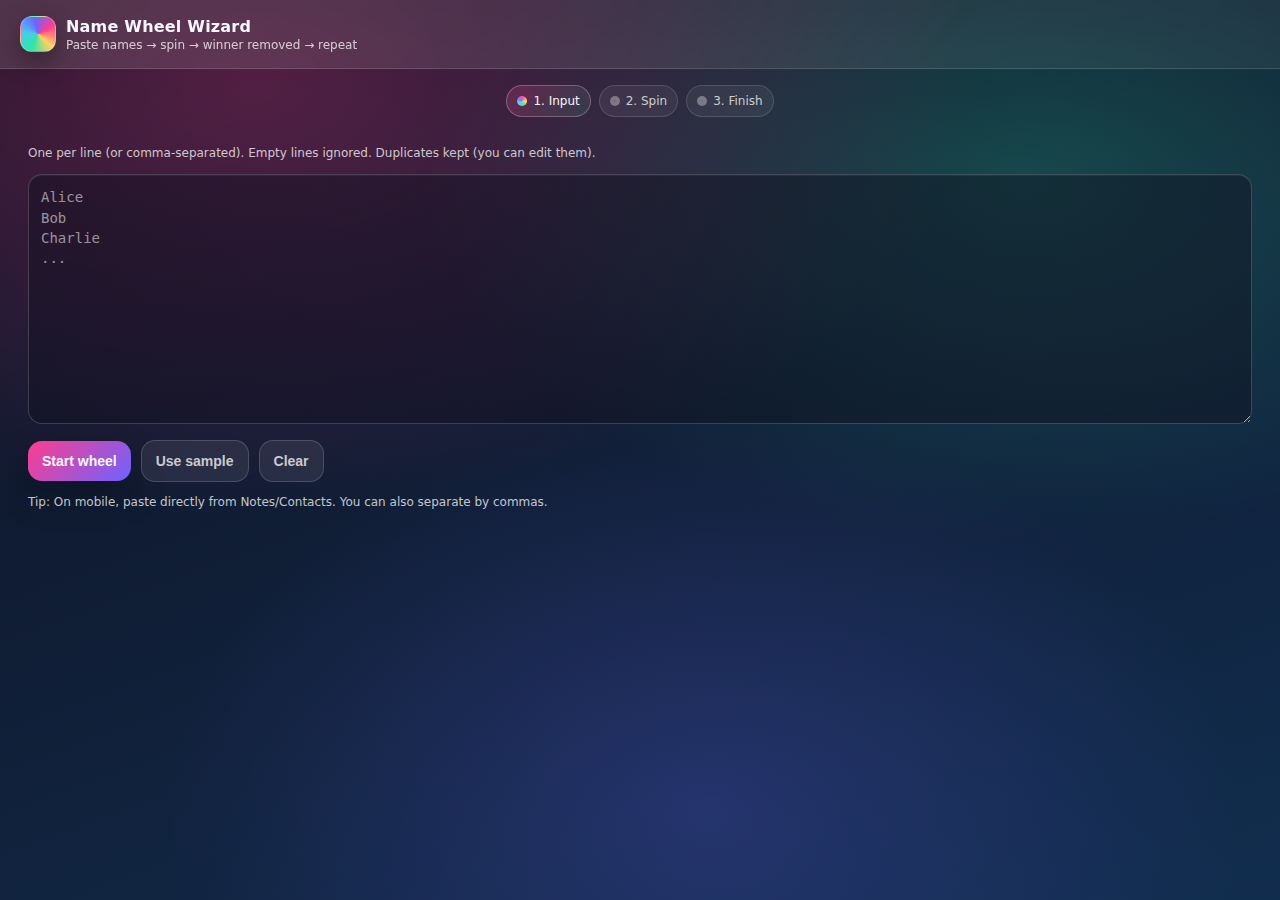
<file: wheel.html>
<!doctype html>
<html lang="en">
<head>
  <meta charset="utf-8" />
  <meta name="viewport" content="width=device-width,initial-scale=1" />
  <title>Name Wheel Wizard</title>
  <link rel="stylesheet" href="wheel.css" />
</head>
<body>
  <div class="app">
    <header>
      <div class="title">
        <div class="badge" aria-hidden="true"></div>
        <div>
          <h1>Name Wheel Wizard</h1>
          <div class="sub">Paste names → spin → winner removed → repeat</div>
        </div>
      </div>
    </header>

    <div class="card wizard">
      <div class="steps" aria-label="Wizard steps">
        <div class="step active" id="s1"><span class="dot"></span>1. Input</div>
        <div class="step" id="s2"><span class="dot"></span>2. Spin</div>
        <div class="step" id="s3"><span class="dot"></span>3. Finish</div>
      </div>

      <div>
        <!-- Left: Input -->
        <section id="panelInput" class="fade" style="width:100%;padding:20px;">
            <span></span>
          <!-- <h2 style="margin:0 0 12px 0;font-size:clamp(15px, 4vw, 16px);">1) Enter names</h2> -->
          <div class="hint" style="margin-bottom:12px;">
            One per line (or comma-separated). Empty lines ignored. Duplicates kept (you can edit them).
          </div>
          <textarea id="namesText" placeholder="Alice&#10;Bob&#10;Charlie&#10;..."></textarea>
          <div class="row" style="margin-top:12px;">
            <button class="btn-primary" id="btnStart">Start wheel</button>
            <button class="btn-ghost" id="btnSample" type="button">Use sample</button>
            <button class="btn-ghost" id="btnClear" type="button">Clear</button>
          </div>
          <div class="hint" style="margin-top:12px;">
            Tip: On mobile, paste directly from Notes/Contacts. You can also separate by commas.
          </div>
        </section>

        <!-- Right: Wheel -->
        <section id="panelWheel" class="fade" style="width:100%;display:none;padding:20px 12px;">
          <div class="wheel-wrap">
            <div style="display:flex; gap:12px; align-items:center; justify-content:space-between; width:100%; flex-wrap:wrap;">
              <!-- <h2 style="margin:0;font-size:clamp(15px, 4vw, 16px);">2) Spin the wheel</h2> -->
              <span></span>
              <span class="pill">Remaining: <b id="remaining" style="color:var(--text);font-weight:900;margin-left:4px;">0</b></span>
            </div>

            <div class="wheel-stage" aria-label="Spinning wheel">
              <div class="pointer" aria-hidden="true"></div>
              <canvas id="wheel" width="800" height="800"></canvas>
            </div>

            <div class="winner" id="winnerBox" style="display:none;">
              <div class="label" id="winnerLabel">Winner</div>
              <div class="name" id="winnerName">—</div>
            </div>

            <div class="row" style="justify-content:center;">
              <button class="btn-danger" id="btnReset" type="button">Back to input</button>
            </div>

            <div id="winnersSection" style="display:none; width:100%;">
              <h3 style="margin:12px 0 8px 0; font-size:clamp(13px, 3.5vw, 14px); text-align:center; color:var(--muted);">🏆 Winners (in order)</h3>
              <div class="list" id="winners"></div>
            </div>

            <div id="remainingSection" style="width:100%;">
              <h3 style="margin:12px 0 8px 0; font-size:clamp(13px, 3.5vw, 14px); text-align:center; color:var(--muted);">Remaining</h3>
              <div class="list" id="chips"></div>
            </div>
            <div class="tiny">Wheel stops on a random name. Winner is removed automatically.</div>
          </div>
        </section>
      </div>
    </div>
  </div>

  <script src="wheel.js"></script>
</body>
</html>
</file>
<file: wheel.css>
:root{
  --bg1:#0f1020; --bg2:#112d4e; --card:rgba(255,255,255,.09);
  --text:#f6f7ff; --muted:rgba(255,255,255,.75);
  --accent:#ff3d8d; --accent2:#2ee6a6; --accent3:#6c63ff;
  --shadow: 0 18px 60px rgba(0,0,0,.35);
  --radius: 18px;
}
*{box-sizing:border-box}
html, body{
  margin:0;
  padding:0;
  height:100%;
  width:100%;
  overflow:hidden;
}
body{
  font-family: system-ui, -apple-system, Segoe UI, Roboto, Arial, sans-serif;
  color:var(--text);
  background:
    radial-gradient(1200px 700px at 20% 10%, rgba(255,61,141,.28), transparent 60%),
    radial-gradient(1000px 600px at 80% 20%, rgba(46,230,166,.22), transparent 60%),
    radial-gradient(900px 650px at 55% 90%, rgba(108,99,255,.22), transparent 60%),
    linear-gradient(160deg, var(--bg1), var(--bg2));
}

.app{
  height:100vh;
  width:100vw;
  display:flex;
  flex-direction:column;
  overflow-y:auto;
  overflow-x:hidden;
}
header{
  display:flex; 
  align-items:center; 
  justify-content:space-between;
  flex-wrap:wrap;
  gap:12px;
  padding:16px 20px;
  background:linear-gradient(135deg, rgba(255,255,255,.12), rgba(255,255,255,.06));
  border-bottom:1px solid rgba(255,255,255,.14);
  backdrop-filter: blur(10px);
}
header .title{
  display:flex; gap:10px; align-items:center;
}
.badge{
  width:36px; height:36px; border-radius:12px;
  background: conic-gradient(from 60deg, #ff3d8d, #ffd166, #2ee6a6, #4cc9f0, #6c63ff, #ff3d8d);
  box-shadow: 0 10px 25px rgba(0,0,0,.35);
  border:1px solid rgba(255,255,255,.25);
}
h1{
  font-size:clamp(14px, 4vw, 16px); 
  margin:0;
  letter-spacing:.2px;
}
.sub{
  font-size:clamp(11px, 3vw, 12px); 
  color:var(--muted); 
  margin-top:2px;
}
.header-right{
  display:flex; 
  gap:8px; 
  align-items:center;
  font-size:clamp(11px, 3vw, 12px); 
  color:var(--muted);
}

.card{
  background:transparent;
  border:none;
  box-shadow:none;
  backdrop-filter:none;
  padding:8px;
  flex:1;
  overflow-y:auto;
  max-width:100%;
}

.wizard{
  display:flex;
  flex-direction:column;
  gap:0;
  height:100%;
  width:100%;
  max-width:100%;
}
.wizard > div:not(.steps) {
  flex:1;
  display:flex;
  flex-direction:row;
  min-height:0;
  overflow-y:auto;
}

.steps{
  display:flex; 
  gap:8px; 
  flex-wrap:wrap;
  align-items:center;
  justify-content:center;
  padding:8px;
}

.step{
  display:flex; 
  align-items:center; 
  gap:6px;
  padding:8px 10px;
  border-radius:999px;
  border:1px solid rgba(255,255,255,.14);
  background:rgba(255,255,255,.06);
  font-size:clamp(11px, 3vw, 12px);
  color:var(--muted);
}
.dot{
  width:10px; height:10px; border-radius:50%;
  background:rgba(255,255,255,.28);
  box-shadow: 0 0 0 4px rgba(255,255,255,.08) inset;
}
.step.active{
  color:var(--text);
  border-color: rgba(255,255,255,.25);
  background: linear-gradient(135deg, rgba(255,61,141,.22), rgba(46,230,166,.12));
}
.step.active .dot{
  background: conic-gradient(from 20deg, #ff3d8d, #ffd166, #2ee6a6, #4cc9f0, #6c63ff, #ff3d8d);
  box-shadow: 0 0 0 4px rgba(255,255,255,.12) inset, 0 0 18px rgba(255,61,141,.25);
}



@media (max-width: 600px){
  .header-right{
    width:100%;
    justify-content:space-between;
  }
}

textarea{
  width:100%;
  min-height: clamp(150px, 30vh, 250px);
  resize: vertical;
  padding:12px 12px;
  border-radius:14px;
  border:1px solid rgba(255,255,255,.18);
  outline:none;
  background: rgba(15,16,32,.45);
  color:var(--text);
  font-size:clamp(13px, 3.5vw, 14px);
  line-height:1.45;
  box-shadow: inset 0 1px 0 rgba(255,255,255,.06);
}
textarea::placeholder{ color:rgba(255,255,255,.55); }

.row{
  display:flex; gap:10px; flex-wrap:wrap; align-items:center;
}

button{
  appearance:none;
  border:0;
  border-radius: 14px;
  padding: clamp(10px, 2.5vh, 12px) clamp(12px, 3vw, 14px);
  font-weight:700;
  font-size:clamp(13px, 3.5vw, 14px);
  color: var(--text);
  cursor:pointer;
  box-shadow: 0 14px 34px rgba(0,0,0,.28);
  transition: transform .08s ease, filter .2s ease, opacity .2s ease;
  user-select:none;
  -webkit-tap-highlight-color: transparent;
  touch-action:manipulation;
}
button:active{ transform: translateY(1px) scale(.99); }
button:disabled{ opacity:.55; cursor:not-allowed; filter:saturate(.7); }

.btn-primary{
  background: linear-gradient(135deg, #ff3d8d, #6c63ff);
}
.btn-ghost{
  background: rgba(255,255,255,.08);
  border:1px solid rgba(255,255,255,.16);
  box-shadow: none;
  font-weight:600;
  color: var(--muted);
}
.btn-danger{
  background: linear-gradient(135deg, #ff5a5f, #ff3d8d);
}

.hint{
  font-size:clamp(11px, 3vw, 12px); 
  color:var(--muted);
  line-height:1.45;
}
.pill{
  display:inline-flex; 
  align-items:center; 
  gap:6px;
  padding:6px 10px;
  border-radius:999px;
  background:rgba(255,255,255,.08);
  border:1px solid rgba(255,255,255,.14);
  font-size:clamp(10px, 2.8vw, 12px);
  color:var(--muted);
  white-space:nowrap;
}

/* Wheel area */
.wheel-wrap{
  display:grid;
  gap:16px;
  justify-items:center;
  width:100%;
  max-width:100%;
  padding:0;
}
.wheel-stage{
  width:min(min(85vw, 85vh), 420px);
  aspect-ratio: 1 / 1;
  position:relative;
  display:grid;
  place-items:center;
  padding: 10px;
  margin:0 auto;
}
canvas{
  width:100%;
  height:100%;
  border-radius: 50%;
  background: rgba(255,255,255,.06);
  border:1px solid rgba(255,255,255,.16);
  box-shadow: 0 20px 65px rgba(0,0,0,.35);
  cursor: pointer;
  transition: transform 0.1s ease, box-shadow 0.2s ease;
}
canvas:hover:not(.spinning){
  transform: scale(1.02);
  box-shadow: 0 25px 75px rgba(0,0,0,.45);
}
canvas.spinning{
  cursor: not-allowed;
}
.pointer{
  position:absolute;
  top:-6px;
  left:50%;
  transform: translateX(-50%);
  width:0; height:0;
  border-left: 16px solid transparent;
  border-right: 16px solid transparent;
  border-top: 26px solid rgba(255,255,255,.95);
  filter: drop-shadow(0 8px 10px rgba(0,0,0,.35));
}
.pointer::after{
  content:"";
  position:absolute;
  left:-12px;
  bottom:4px;
  width:0; height:0;
  border-left: 12px solid transparent;
  border-right: 12px solid transparent;
  border-top: 20px solid rgba(255,61,141,.85);
  transform: translateY(-2px);
  filter: drop-shadow(0 4px 8px rgba(255,61,141,.25));
}

.winner{
  position: absolute;
  top: 50%;
  left: 50%;
  transform: translate(-50%, -50%);
  width: 90%;
  max-width: 420px;
  text-align:center;
  padding:24px 20px;
  border-radius: 16px;
  border:1px solid rgba(255,255,255,.16);
  background: linear-gradient(135deg, rgba(46,230,166,.14), rgba(255,209,102,.12), rgba(255,61,141,.10));
  backdrop-filter: blur(20px);
  box-shadow: 0 30px 80px rgba(0,0,0,.5);
  z-index: 10;
  pointer-events: none;
}
.winner .label{
  font-size:clamp(11px, 3vw, 12px); 
  color:var(--muted); 
  margin-bottom:8px;
}
.winner .name{
  font-size:clamp(18px, 5vw, 22px); 
  font-weight:900; 
  letter-spacing:.2px;
  text-shadow: 0 10px 25px rgba(0,0,0,.25);
  word-break: break-word;
}

.list{
  width:100%;
  display:flex;
  flex-wrap:wrap;
  gap:8px;
  justify-content:center;
}
.chip{
  padding:8px 10px;
  border-radius:999px;
  border:1px solid rgba(255,255,255,.14);
  background: rgba(255,255,255,.07);
  font-size:clamp(11px, 3vw, 12px);
  color:var(--text);
  max-width: 100%;
  word-break:break-word;
}

.fade{
  animation: fadeIn .25s ease both;
}
@keyframes fadeIn{
  from{ opacity:0; transform: translateY(6px); }
  to{ opacity:1; transform: translateY(0); }
}
.fadeOut{
  animation: fadeOut .5s ease both;
}
@keyframes fadeOut{
  from{ opacity:1; }
  to{ opacity:0; }
}

.tiny{
  font-size:clamp(10px, 2.8vw, 11px); 
  color:rgba(255,255,255,.6);
  text-align:center;
  padding:0 12px;
}
</file>
